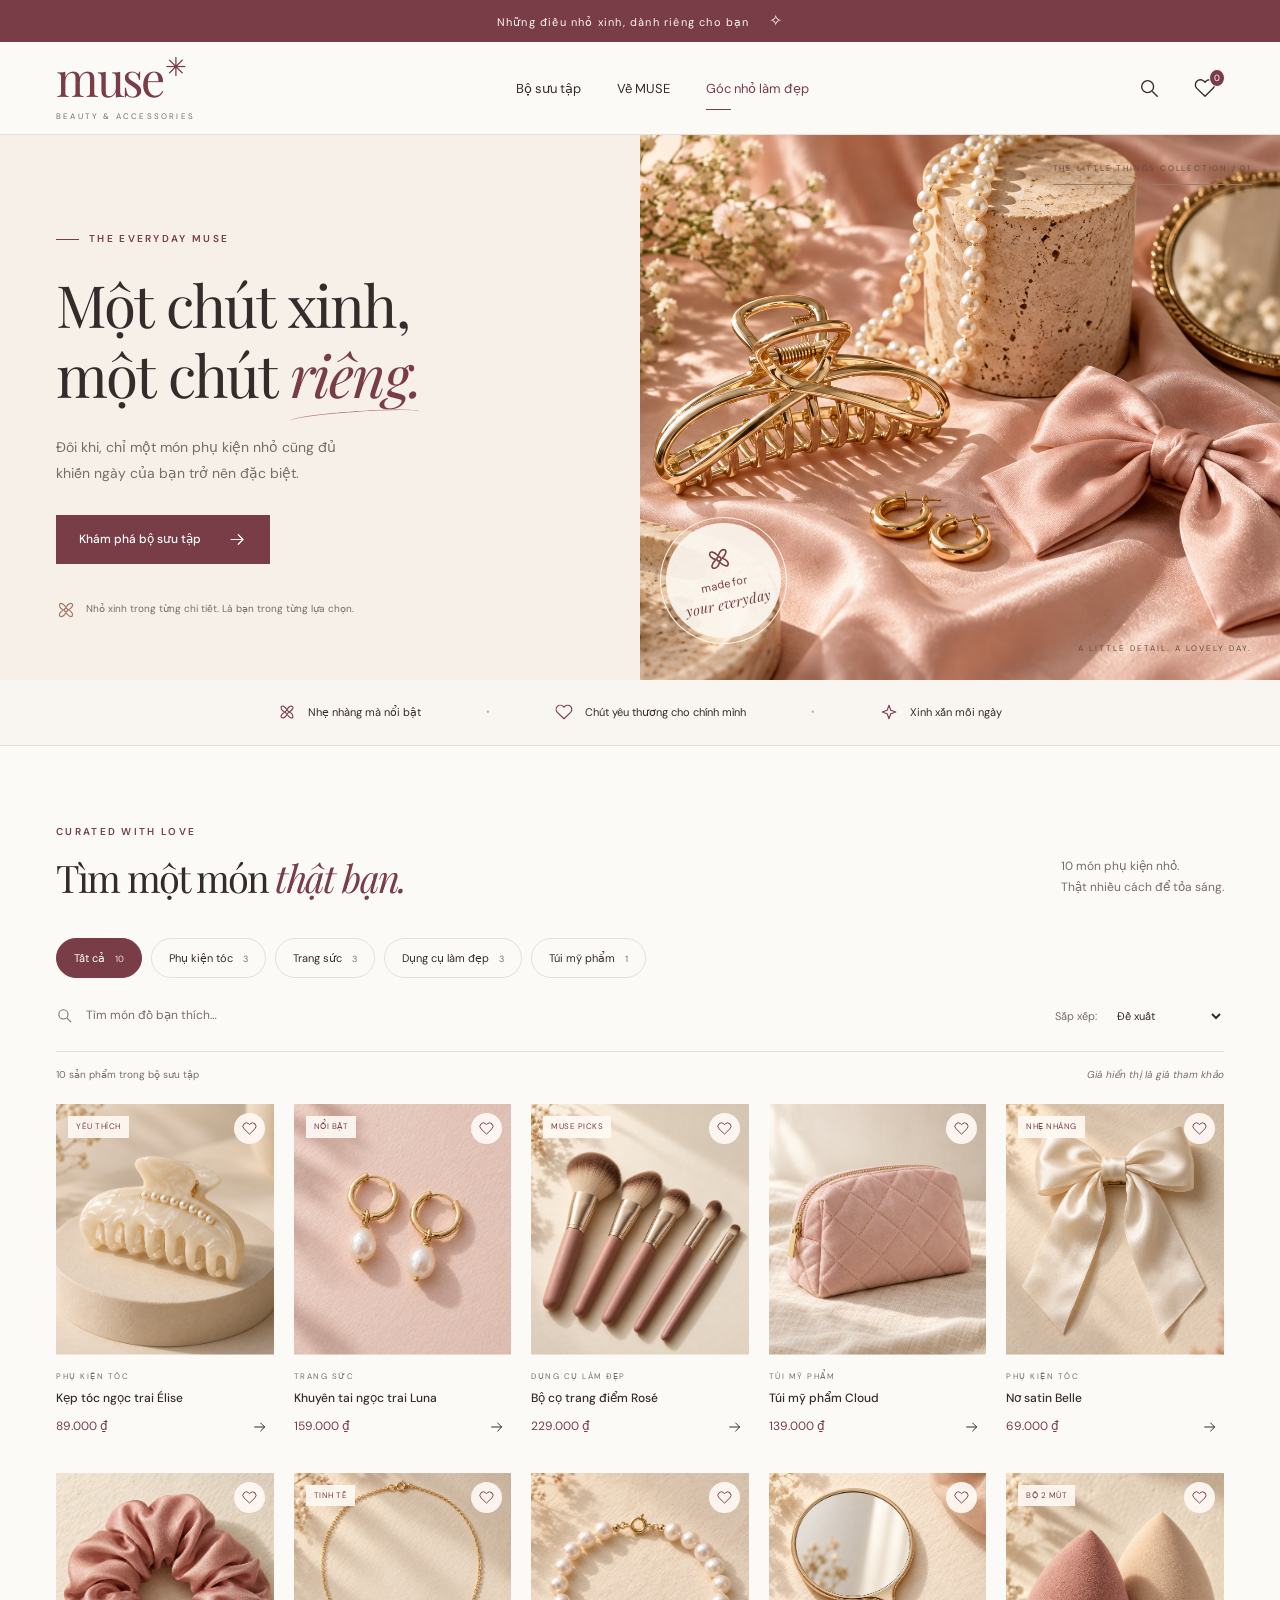
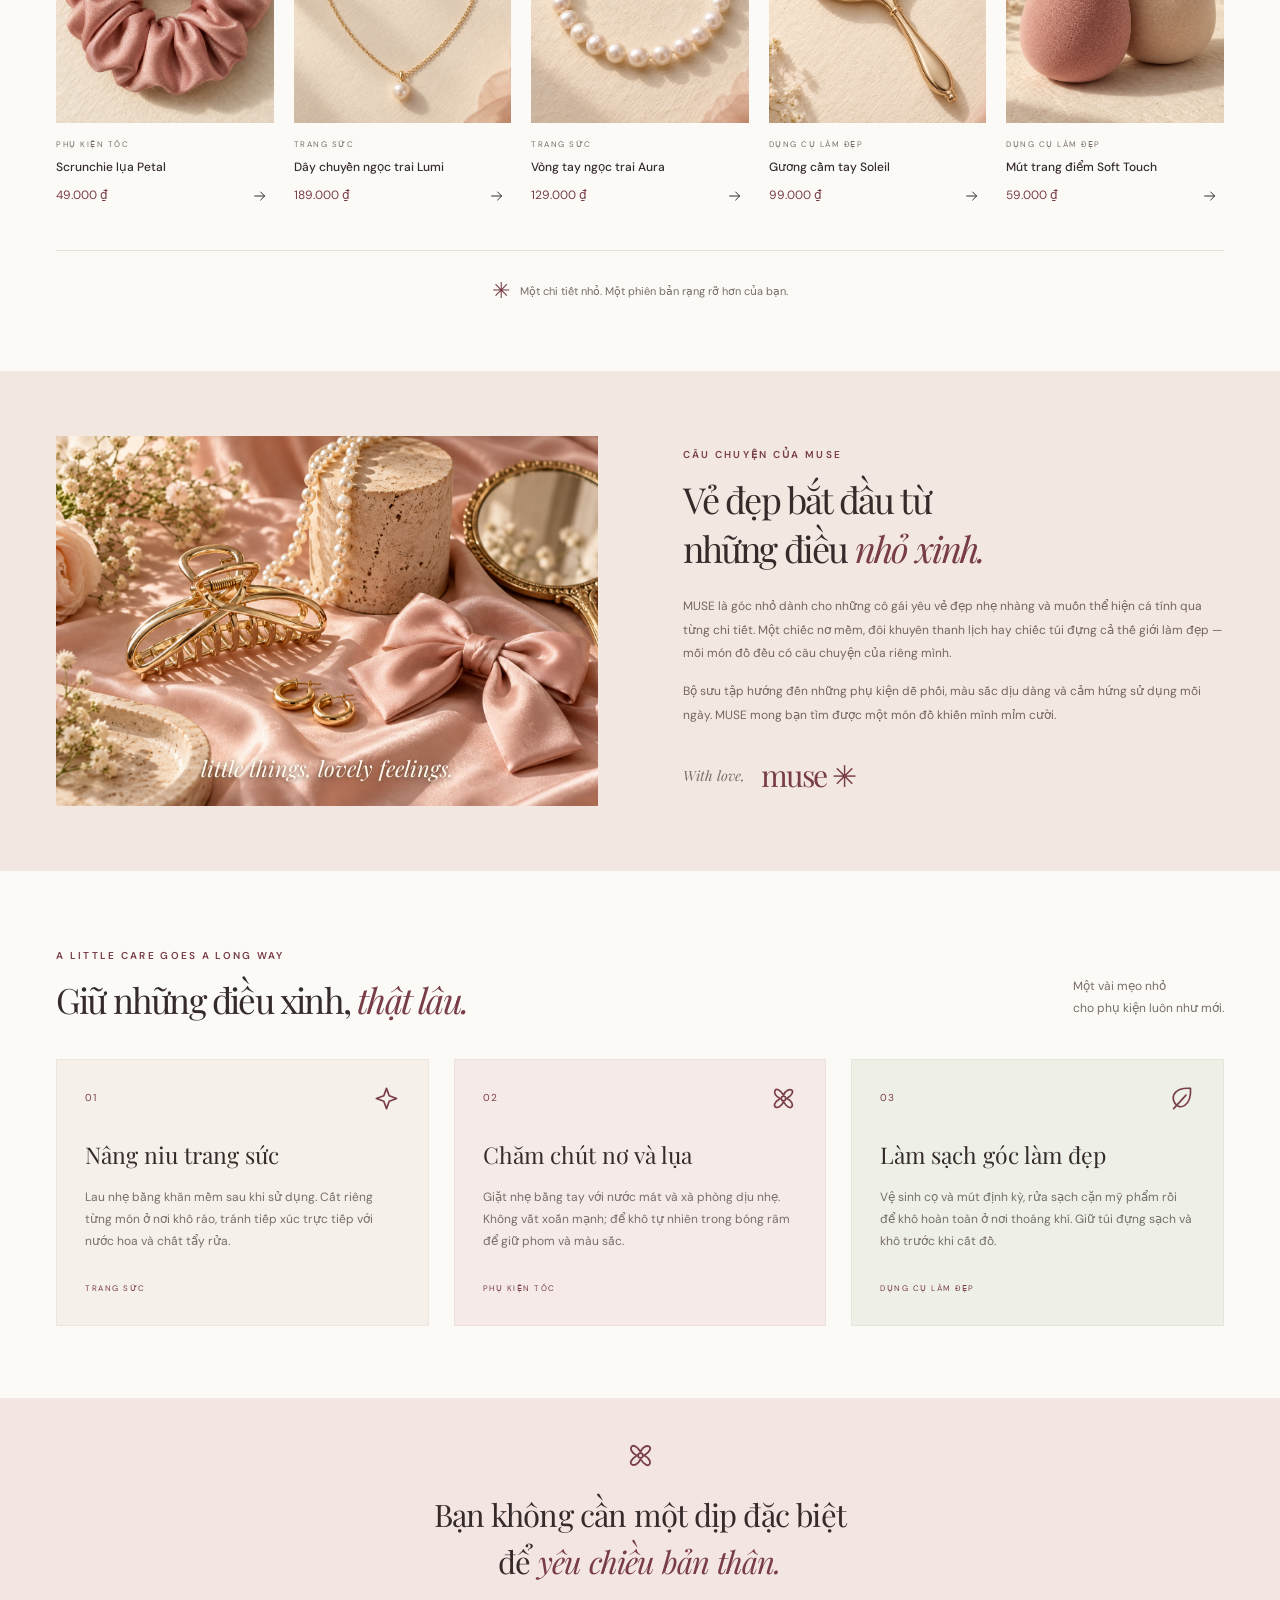
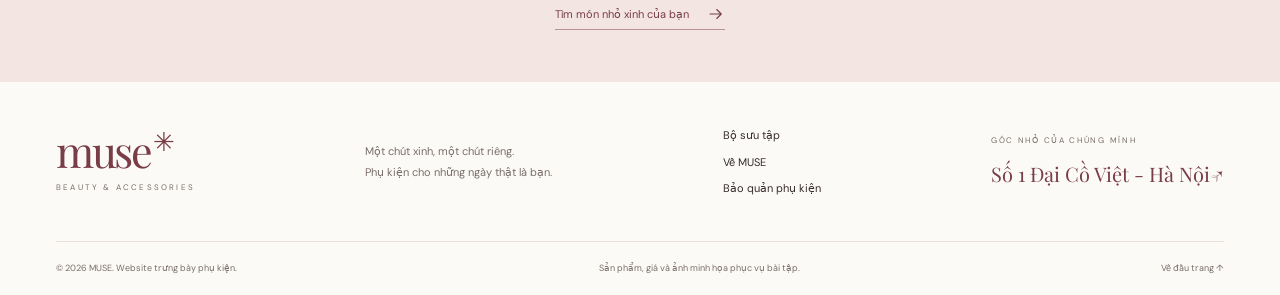
<file: index.html>
<!DOCTYPE html>
<html lang="vi">
<head>
  <meta charset="UTF-8">
  <meta name="viewport" content="width=device-width, initial-scale=1.0">
  <meta name="description" content="Khám phá MUSE — góc nhỏ dành cho phụ kiện tóc, trang sức và những món đồ làm đẹp xinh xắn. Bộ sưu tập 10 phụ kiện cho mỗi ngày thêm rạng rỡ.">
  <meta name="theme-color" content="#783d46">
  <title>MUSE — Một chút xinh, một chút riêng</title>
  <link rel="icon" href="assets/favicon.svg" type="image/svg+xml">
  <link rel="stylesheet" href="assets/styles.css">
  <script src="assets/app.js" defer></script>
</head>
<body>
  <a class="skip-link" href="#main">Đến nội dung chính</a>
  <svg class="icon-library" xmlns="http://www.w3.org/2000/svg" aria-hidden="true">
    <symbol id="i-arrow" viewBox="0 0 24 24"><path d="M4 12h15m-6-6 6 6-6 6"/></symbol>
    <symbol id="i-heart" viewBox="0 0 24 24"><path d="M20.8 4.6a5.5 5.5 0 0 0-7.8 0L12 5.7l-1.1-1.1a5.5 5.5 0 0 0-7.8 7.8L12 21l8.8-8.6a5.5 5.5 0 0 0 0-7.8Z"/></symbol>
    <symbol id="i-search" viewBox="0 0 24 24"><circle cx="10.5" cy="10.5" r="6.5"/><path d="m16 16 5 5"/></symbol>
    <symbol id="i-flower" viewBox="0 0 24 24"><path d="M12 9C5-2 0 8 9 12-2 19 8 24 12 15c7 11 12 1 3-3 11-7 1-12-3-3Z"/><circle cx="12" cy="12" r="2"/></symbol>
    <symbol id="i-spark" viewBox="0 0 24 24"><path d="m12 3 2.4 6.6L21 12l-6.6 2.4L12 21l-2.4-6.6L3 12l6.6-2.4L12 3Z"/></symbol>
    <symbol id="i-close" viewBox="0 0 24 24"><path d="m6 6 12 12M18 6 6 18"/></symbol>
    <symbol id="i-menu" viewBox="0 0 24 24"><path d="M4 7h16M4 12h16M4 17h16"/></symbol>
    <symbol id="i-leaf" viewBox="0 0 24 24"><path d="M20 3C7 2 2 9 6 16s15 3 14-13ZM5 21 16 9"/></symbol>
  </svg>

  <div class="announcement">Những điều nhỏ xinh, dành riêng cho bạn <span>✧</span></div>
  <header class="site-header">
    <div class="container header-inner">
      <a class="brand" href="#" aria-label="MUSE — Trang chủ">muse<span class="brand-star">✳</span><small>BEAUTY & ACCESSORIES</small></a>
      <nav id="navigation" class="navigation" aria-label="Điều hướng chính">
        <a class="active" href="#san-pham">Bộ sưu tập</a>
        <a href="#ve-muse">Về MUSE</a>
        <a href="#goc-nho">Góc nhỏ làm đẹp</a>
      </nav>
      <div class="header-actions">
        <a class="icon-button" href="#tim-kiem" aria-label="Tìm sản phẩm"><svg><use href="#i-search"/></svg></a>
        <button class="icon-button favorites-toggle" id="favorites-toggle" type="button" aria-label="Xem sản phẩm yêu thích" aria-pressed="false"><svg><use href="#i-heart"/></svg><span id="favorite-count" class="favorite-count">0</span></button>
        <button class="icon-button menu-toggle" id="menu-toggle" type="button" aria-label="Mở menu" aria-expanded="false" aria-controls="navigation"><svg><use href="#i-menu"/></svg></button>
      </div>
    </div>
  </header>

  <main id="main">
    <section class="hero" aria-labelledby="hero-title">
      <div class="hero-copy">
        <span class="eyebrow"><span class="tiny-line"></span> THE EVERYDAY MUSE</span>
        <h1 id="hero-title">Một chút xinh,<br>một chút <em>riêng.</em></h1>
        <p>Đôi khi, chỉ một món phụ kiện nhỏ cũng đủ<br class="desktop-break"> khiến ngày của bạn trở nên đặc biệt.</p>
        <a class="button button-primary" href="#san-pham">Khám phá bộ sưu tập <svg><use href="#i-arrow"/></svg></a>
        <div class="hero-caption"><svg><use href="#i-flower"/></svg><span>Nhỏ xinh trong từng chi tiết. Là bạn trong từng lựa chọn.</span></div>
      </div>
      <div class="hero-visual">
        <img src="assets/hero.png" alt="Phụ kiện ngọc trai, kẹp tóc và nơ lụa trên nền satin hồng phấn" width="1536" height="1024" fetchpriority="high">
        <span class="photo-label">THE LITTLE THINGS COLLECTION / 01</span>
        <div class="hero-seal"><svg><use href="#i-flower"/></svg><span>made for<br><em>your everyday</em></span></div>
        <span class="photo-bottom">A LITTLE DETAIL. A LOVELY DAY.</span>
      </div>
    </section>

    <div class="values-strip">
      <div><svg><use href="#i-flower"/></svg><span>Nhẹ nhàng mà nổi bật</span></div>
      <span class="strip-dot">•</span>
      <div><svg><use href="#i-heart"/></svg><span>Chút yêu thương cho chính mình</span></div>
      <span class="strip-dot">•</span>
      <div><svg><use href="#i-spark"/></svg><span>Xinh xắn mỗi ngày</span></div>
    </div>

    <section id="san-pham" class="collection container" aria-labelledby="collection-title">
      <div class="section-heading">
        <div><span class="eyebrow">CURATED WITH LOVE</span><h2 id="collection-title">Tìm một món <em>thật bạn.</em></h2></div>
        <p>10 món phụ kiện nhỏ.<br>Thật nhiều cách để tỏa sáng.</p>
      </div>
      <div class="collection-toolbar">
        <div class="category-filters" role="group" aria-label="Lọc theo danh mục">
          <button class="filter active" data-category="all" aria-pressed="true">Tất cả <span>10</span></button>
          <button class="filter" data-category="hair" aria-pressed="false">Phụ kiện tóc <span>3</span></button>
          <button class="filter" data-category="jewelry" aria-pressed="false">Trang sức <span>3</span></button>
          <button class="filter" data-category="beauty" aria-pressed="false">Dụng cụ làm đẹp <span>3</span></button>
          <button class="filter" data-category="bags" aria-pressed="false">Túi mỹ phẩm <span>1</span></button>
        </div>
        <div class="search-sort">
          <div class="search-field"><svg><use href="#i-search"/></svg><input id="tim-kiem" type="search" placeholder="Tìm món đồ bạn thích…" aria-label="Tìm tên sản phẩm"></div>
          <label class="sort-field"><span>Sắp xếp:</span><select id="sort"><option value="default">Đề xuất</option><option value="price-asc">Giá tăng dần</option><option value="price-desc">Giá giảm dần</option><option value="name">Tên A → Z</option></select></label>
        </div>
      </div>
      <div class="results-line"><span id="result-count" aria-live="polite">10 sản phẩm trong bộ sưu tập</span><button id="reset-filters" class="text-button" hidden>Xóa bộ lọc <span aria-hidden="true">×</span></button><span class="price-note">Giá hiển thị là giá tham khảo</span></div>
      <div id="product-grid" class="product-grid"></div>
      <div id="empty-state" class="empty-state" hidden><svg><use href="#i-flower"/></svg><h3>Chưa tìm thấy món đồ phù hợp</h3><p>Thử một từ khóa khác hoặc khám phá lại toàn bộ bộ sưu tập nhé.</p><button id="show-all" class="button button-primary">Xem tất cả sản phẩm <svg><use href="#i-arrow"/></svg></button></div>
      <noscript><p>Vui lòng bật JavaScript để xem 10 sản phẩm, giá và thông tin chi tiết. Website không yêu cầu tài khoản.</p></noscript>
      <div class="collection-footnote"><span class="small-star">✳</span> Một chi tiết nhỏ. Một phiên bản rạng rỡ hơn của bạn.</div>
    </section>

    <section id="ve-muse" class="about-section" aria-labelledby="about-title">
      <div class="container about-layout">
        <div class="about-photo"><img src="assets/hero.png" alt="Góc phụ kiện MUSE với sắc kem, hồng phấn và ánh vàng" width="1536" height="1024" loading="lazy"><span class="photo-note">little things, lovely feelings.</span></div>
        <div class="about-copy"><span class="eyebrow">CÂU CHUYỆN CỦA MUSE</span><h2 id="about-title">Vẻ đẹp bắt đầu từ<br>những điều <em>nhỏ xinh.</em></h2><p>MUSE là góc nhỏ dành cho những cô gái yêu vẻ đẹp nhẹ nhàng và muốn thể hiện cá tính qua từng chi tiết. Một chiếc nơ mềm, đôi khuyên thanh lịch hay chiếc túi đựng cả thế giới làm đẹp — mỗi món đồ đều có câu chuyện của riêng mình.</p><p>Bộ sưu tập hướng đến những phụ kiện dễ phối, màu sắc dịu dàng và cảm hứng sử dụng mỗi ngày. MUSE mong bạn tìm được một món đồ khiến mình mỉm cười.</p><div class="about-signature">With love, <span>muse ✳</span></div></div>
      </div>
    </section>

    <section id="goc-nho" class="care-section container" aria-labelledby="care-title">
      <div class="section-heading"><div><span class="eyebrow">A LITTLE CARE GOES A LONG WAY</span><h2 id="care-title">Giữ những điều xinh, <em>thật lâu.</em></h2></div><p>Một vài mẹo nhỏ<br>cho phụ kiện luôn như mới.</p></div>
      <div class="care-grid">
        <article class="care-card"><div class="care-top"><span>01</span><svg><use href="#i-spark"/></svg></div><h3>Nâng niu trang sức</h3><p>Lau nhẹ bằng khăn mềm sau khi sử dụng. Cất riêng từng món ở nơi khô ráo, tránh tiếp xúc trực tiếp với nước hoa và chất tẩy rửa.</p><span class="care-tag">TRANG SỨC</span></article>
        <article class="care-card"><div class="care-top"><span>02</span><svg><use href="#i-flower"/></svg></div><h3>Chăm chút nơ và lụa</h3><p>Giặt nhẹ bằng tay với nước mát và xà phòng dịu nhẹ. Không vắt xoắn mạnh; để khô tự nhiên trong bóng râm để giữ phom và màu sắc.</p><span class="care-tag">PHỤ KIỆN TÓC</span></article>
        <article class="care-card"><div class="care-top"><span>03</span><svg><use href="#i-leaf"/></svg></div><h3>Làm sạch góc làm đẹp</h3><p>Vệ sinh cọ và mút định kỳ, rửa sạch cặn mỹ phẩm rồi để khô hoàn toàn ở nơi thoáng khí. Giữ túi đựng sạch và khô trước khi cất đồ.</p><span class="care-tag">DỤNG CỤ LÀM ĐẸP</span></article>
      </div>
    </section>

    <section class="closing-note"><svg><use href="#i-flower"/></svg><p>Bạn không cần một dịp đặc biệt<br>để <em>yêu chiều bản thân.</em></p><a href="#san-pham" class="text-link">Tìm món nhỏ xinh của bạn <svg><use href="#i-arrow"/></svg></a></section>
  </main>

  <footer class="site-footer"><div class="container footer-main"><a class="brand footer-brand" href="#">muse<span class="brand-star">✳</span><small>BEAUTY & ACCESSORIES</small></a><p>Một chút xinh, một chút riêng.<br>Phụ kiện cho những ngày thật là bạn.</p><div class="footer-links"><a href="#san-pham">Bộ sưu tập</a><a href="#ve-muse">Về MUSE</a><a href="#goc-nho">Bảo quản phụ kiện</a></div><div class="footer-domain"><span>GÓC NHỎ CỦA CHÚNG MÌNH</span><span>Số 1 Đại Cồ Việt - Hà Nội<span aria-hidden="true">↗</span></span></div></div><div class="container footer-bottom"><span>© 2026 MUSE. Website trưng bày phụ kiện.</span><span>Sản phẩm, giá và ảnh minh họa phục vụ bài tập.</span><a href="#">Về đầu trang ↑</a></div></footer>

  <dialog id="product-dialog" aria-labelledby="detail-name"><button class="icon-button dialog-close" id="close-dialog" aria-label="Đóng chi tiết sản phẩm"><svg><use href="#i-close"/></svg></button><div class="detail-layout"><div class="detail-image"><img id="detail-image" src="assets/hair.png" alt="" width="1024" height="1024"></div><div class="detail-copy"><span id="detail-category" class="eyebrow"></span><h2 id="detail-name"></h2><p id="detail-price" class="detail-price"></p><p id="detail-description"></p><dl class="detail-specs"><div><dt>Chất liệu</dt><dd id="detail-material"></dd></div><div><dt>Màu sắc</dt><dd id="detail-color"></dd></div><div><dt>Mã sản phẩm</dt><dd id="detail-code"></dd></div></dl><div class="detail-care"><strong>Một chút nâng niu</strong><p id="detail-care"></p></div><button id="detail-favorite" class="button button-primary"><svg><use href="#i-heart"/></svg><span>Lưu vào yêu thích</span></button><small class="detail-note">Đây là bộ sưu tập trưng bày. Giá tham khảo; chưa hỗ trợ đặt hàng và thanh toán.</small></div></div></dialog>
  <div id="toast" class="toast" role="status" aria-live="polite"></div>
</body>
</html>
</file>
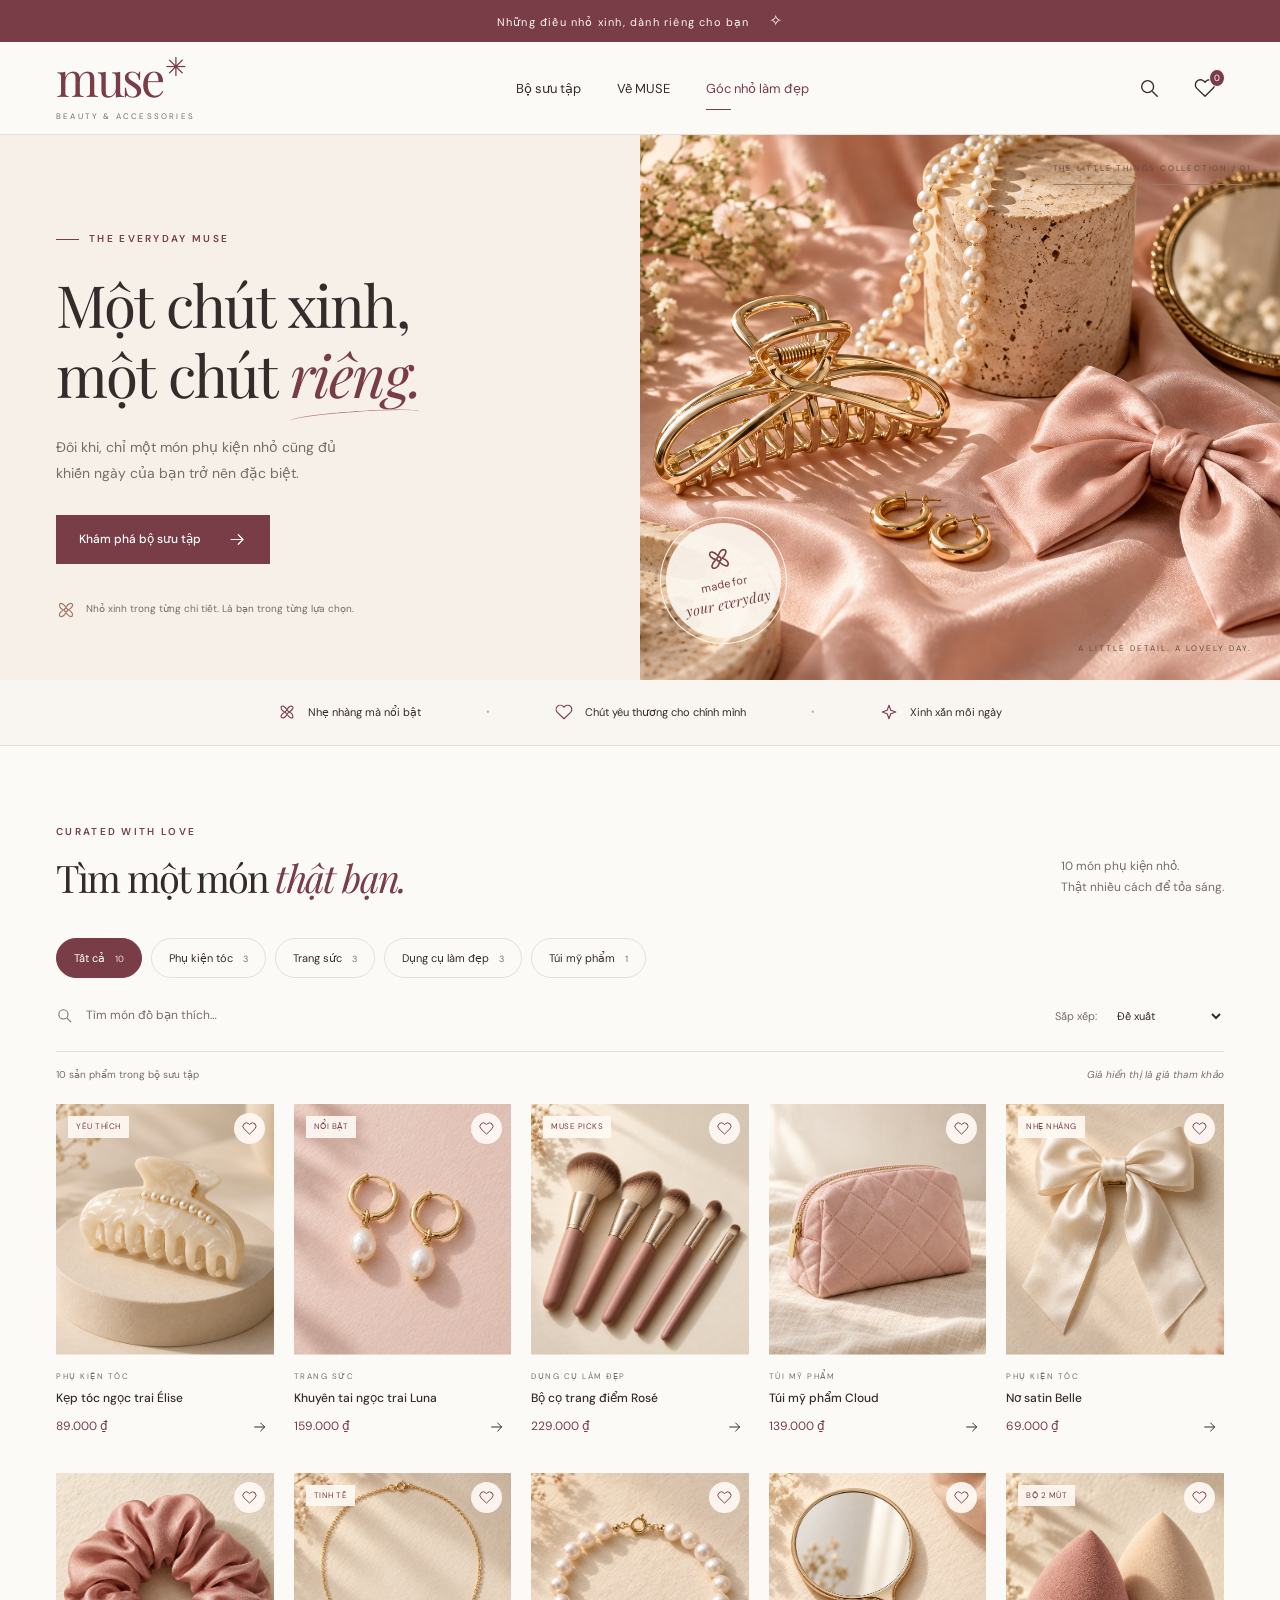
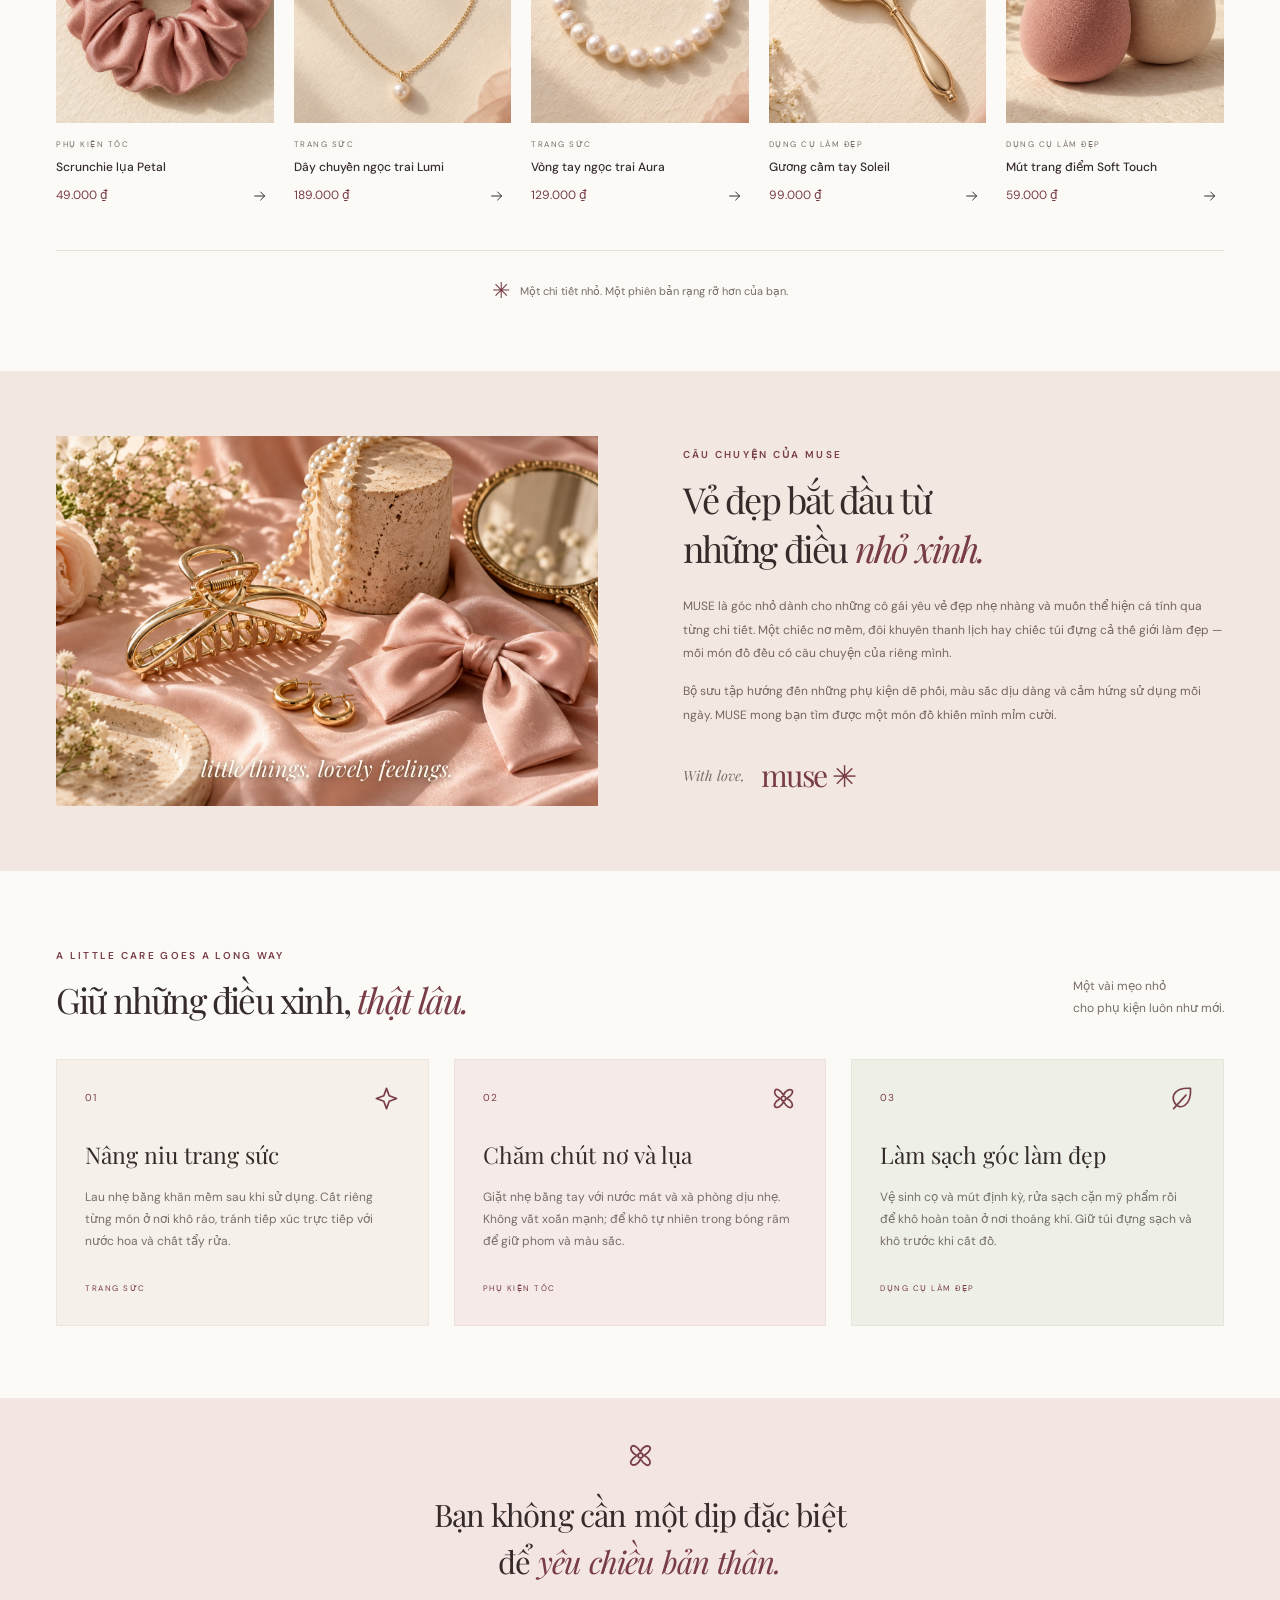
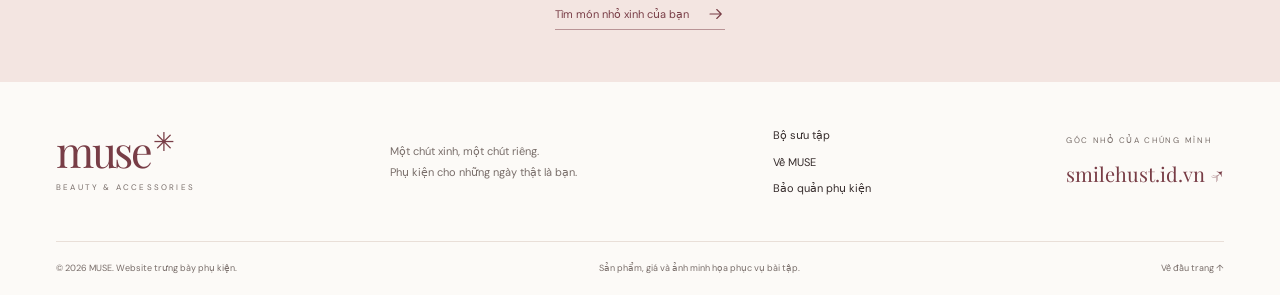
<file: web_domain.html>
<!DOCTYPE html>
<html lang="vi">
<head>
  <meta charset="UTF-8">
  <meta name="viewport" content="width=device-width, initial-scale=1.0">
  <meta name="description" content="Khám phá MUSE — góc nhỏ dành cho phụ kiện tóc, trang sức và những món đồ làm đẹp xinh xắn. Bộ sưu tập 10 phụ kiện cho mỗi ngày thêm rạng rỡ.">
  <meta name="theme-color" content="#783d46">
  <title>MUSE — Một chút xinh, một chút riêng</title>
  <link rel="icon" href="assets/favicon.svg" type="image/svg+xml">
  <link rel="stylesheet" href="assets/styles.css">
  <script src="assets/app.js" defer></script>
</head>
<body>
  <a class="skip-link" href="#main">Đến nội dung chính</a>
  <svg class="icon-library" xmlns="http://www.w3.org/2000/svg" aria-hidden="true">
    <symbol id="i-arrow" viewBox="0 0 24 24"><path d="M4 12h15m-6-6 6 6-6 6"/></symbol>
    <symbol id="i-heart" viewBox="0 0 24 24"><path d="M20.8 4.6a5.5 5.5 0 0 0-7.8 0L12 5.7l-1.1-1.1a5.5 5.5 0 0 0-7.8 7.8L12 21l8.8-8.6a5.5 5.5 0 0 0 0-7.8Z"/></symbol>
    <symbol id="i-search" viewBox="0 0 24 24"><circle cx="10.5" cy="10.5" r="6.5"/><path d="m16 16 5 5"/></symbol>
    <symbol id="i-flower" viewBox="0 0 24 24"><path d="M12 9C5-2 0 8 9 12-2 19 8 24 12 15c7 11 12 1 3-3 11-7 1-12-3-3Z"/><circle cx="12" cy="12" r="2"/></symbol>
    <symbol id="i-spark" viewBox="0 0 24 24"><path d="m12 3 2.4 6.6L21 12l-6.6 2.4L12 21l-2.4-6.6L3 12l6.6-2.4L12 3Z"/></symbol>
    <symbol id="i-close" viewBox="0 0 24 24"><path d="m6 6 12 12M18 6 6 18"/></symbol>
    <symbol id="i-menu" viewBox="0 0 24 24"><path d="M4 7h16M4 12h16M4 17h16"/></symbol>
    <symbol id="i-leaf" viewBox="0 0 24 24"><path d="M20 3C7 2 2 9 6 16s15 3 14-13ZM5 21 16 9"/></symbol>
  </svg>

  <div class="announcement">Những điều nhỏ xinh, dành riêng cho bạn <span>✧</span></div>
  <header class="site-header">
    <div class="container header-inner">
      <a class="brand" href="#" aria-label="MUSE — Trang chủ">muse<span class="brand-star">✳</span><small>BEAUTY & ACCESSORIES</small></a>
      <nav id="navigation" class="navigation" aria-label="Điều hướng chính">
        <a class="active" href="#san-pham">Bộ sưu tập</a>
        <a href="#ve-muse">Về MUSE</a>
        <a href="#goc-nho">Góc nhỏ làm đẹp</a>
      </nav>
      <div class="header-actions">
        <a class="icon-button" href="#tim-kiem" aria-label="Tìm sản phẩm"><svg><use href="#i-search"/></svg></a>
        <button class="icon-button favorites-toggle" id="favorites-toggle" type="button" aria-label="Xem sản phẩm yêu thích" aria-pressed="false"><svg><use href="#i-heart"/></svg><span id="favorite-count" class="favorite-count">0</span></button>
        <button class="icon-button menu-toggle" id="menu-toggle" type="button" aria-label="Mở menu" aria-expanded="false" aria-controls="navigation"><svg><use href="#i-menu"/></svg></button>
      </div>
    </div>
  </header>

  <main id="main">
    <section class="hero" aria-labelledby="hero-title">
      <div class="hero-copy">
        <span class="eyebrow"><span class="tiny-line"></span> THE EVERYDAY MUSE</span>
        <h1 id="hero-title">Một chút xinh,<br>một chút <em>riêng.</em></h1>
        <p>Đôi khi, chỉ một món phụ kiện nhỏ cũng đủ<br class="desktop-break"> khiến ngày của bạn trở nên đặc biệt.</p>
        <a class="button button-primary" href="#san-pham">Khám phá bộ sưu tập <svg><use href="#i-arrow"/></svg></a>
        <div class="hero-caption"><svg><use href="#i-flower"/></svg><span>Nhỏ xinh trong từng chi tiết. Là bạn trong từng lựa chọn.</span></div>
      </div>
      <div class="hero-visual">
        <img src="assets/hero.png" alt="Phụ kiện ngọc trai, kẹp tóc và nơ lụa trên nền satin hồng phấn" width="1536" height="1024" fetchpriority="high">
        <span class="photo-label">THE LITTLE THINGS COLLECTION / 01</span>
        <div class="hero-seal"><svg><use href="#i-flower"/></svg><span>made for<br><em>your everyday</em></span></div>
        <span class="photo-bottom">A LITTLE DETAIL. A LOVELY DAY.</span>
      </div>
    </section>

    <div class="values-strip">
      <div><svg><use href="#i-flower"/></svg><span>Nhẹ nhàng mà nổi bật</span></div>
      <span class="strip-dot">•</span>
      <div><svg><use href="#i-heart"/></svg><span>Chút yêu thương cho chính mình</span></div>
      <span class="strip-dot">•</span>
      <div><svg><use href="#i-spark"/></svg><span>Xinh xắn mỗi ngày</span></div>
    </div>

    <section id="san-pham" class="collection container" aria-labelledby="collection-title">
      <div class="section-heading">
        <div><span class="eyebrow">CURATED WITH LOVE</span><h2 id="collection-title">Tìm một món <em>thật bạn.</em></h2></div>
        <p>10 món phụ kiện nhỏ.<br>Thật nhiều cách để tỏa sáng.</p>
      </div>
      <div class="collection-toolbar">
        <div class="category-filters" role="group" aria-label="Lọc theo danh mục">
          <button class="filter active" data-category="all" aria-pressed="true">Tất cả <span>10</span></button>
          <button class="filter" data-category="hair" aria-pressed="false">Phụ kiện tóc <span>3</span></button>
          <button class="filter" data-category="jewelry" aria-pressed="false">Trang sức <span>3</span></button>
          <button class="filter" data-category="beauty" aria-pressed="false">Dụng cụ làm đẹp <span>3</span></button>
          <button class="filter" data-category="bags" aria-pressed="false">Túi mỹ phẩm <span>1</span></button>
        </div>
        <div class="search-sort">
          <div class="search-field"><svg><use href="#i-search"/></svg><input id="tim-kiem" type="search" placeholder="Tìm món đồ bạn thích…" aria-label="Tìm tên sản phẩm"></div>
          <label class="sort-field"><span>Sắp xếp:</span><select id="sort"><option value="default">Đề xuất</option><option value="price-asc">Giá tăng dần</option><option value="price-desc">Giá giảm dần</option><option value="name">Tên A → Z</option></select></label>
        </div>
      </div>
      <div class="results-line"><span id="result-count" aria-live="polite">10 sản phẩm trong bộ sưu tập</span><button id="reset-filters" class="text-button" hidden>Xóa bộ lọc <span aria-hidden="true">×</span></button><span class="price-note">Giá hiển thị là giá tham khảo</span></div>
      <div id="product-grid" class="product-grid"></div>
      <div id="empty-state" class="empty-state" hidden><svg><use href="#i-flower"/></svg><h3>Chưa tìm thấy món đồ phù hợp</h3><p>Thử một từ khóa khác hoặc khám phá lại toàn bộ bộ sưu tập nhé.</p><button id="show-all" class="button button-primary">Xem tất cả sản phẩm <svg><use href="#i-arrow"/></svg></button></div>
      <noscript><p>Vui lòng bật JavaScript để xem 10 sản phẩm, giá và thông tin chi tiết. Website không yêu cầu tài khoản.</p></noscript>
      <div class="collection-footnote"><span class="small-star">✳</span> Một chi tiết nhỏ. Một phiên bản rạng rỡ hơn của bạn.</div>
    </section>

    <section id="ve-muse" class="about-section" aria-labelledby="about-title">
      <div class="container about-layout">
        <div class="about-photo"><img src="assets/hero.png" alt="Góc phụ kiện MUSE với sắc kem, hồng phấn và ánh vàng" width="1536" height="1024" loading="lazy"><span class="photo-note">little things, lovely feelings.</span></div>
        <div class="about-copy"><span class="eyebrow">CÂU CHUYỆN CỦA MUSE</span><h2 id="about-title">Vẻ đẹp bắt đầu từ<br>những điều <em>nhỏ xinh.</em></h2><p>MUSE là góc nhỏ dành cho những cô gái yêu vẻ đẹp nhẹ nhàng và muốn thể hiện cá tính qua từng chi tiết. Một chiếc nơ mềm, đôi khuyên thanh lịch hay chiếc túi đựng cả thế giới làm đẹp — mỗi món đồ đều có câu chuyện của riêng mình.</p><p>Bộ sưu tập hướng đến những phụ kiện dễ phối, màu sắc dịu dàng và cảm hứng sử dụng mỗi ngày. MUSE mong bạn tìm được một món đồ khiến mình mỉm cười.</p><div class="about-signature">With love, <span>muse ✳</span></div></div>
      </div>
    </section>

    <section id="goc-nho" class="care-section container" aria-labelledby="care-title">
      <div class="section-heading"><div><span class="eyebrow">A LITTLE CARE GOES A LONG WAY</span><h2 id="care-title">Giữ những điều xinh, <em>thật lâu.</em></h2></div><p>Một vài mẹo nhỏ<br>cho phụ kiện luôn như mới.</p></div>
      <div class="care-grid">
        <article class="care-card"><div class="care-top"><span>01</span><svg><use href="#i-spark"/></svg></div><h3>Nâng niu trang sức</h3><p>Lau nhẹ bằng khăn mềm sau khi sử dụng. Cất riêng từng món ở nơi khô ráo, tránh tiếp xúc trực tiếp với nước hoa và chất tẩy rửa.</p><span class="care-tag">TRANG SỨC</span></article>
        <article class="care-card"><div class="care-top"><span>02</span><svg><use href="#i-flower"/></svg></div><h3>Chăm chút nơ và lụa</h3><p>Giặt nhẹ bằng tay với nước mát và xà phòng dịu nhẹ. Không vắt xoắn mạnh; để khô tự nhiên trong bóng râm để giữ phom và màu sắc.</p><span class="care-tag">PHỤ KIỆN TÓC</span></article>
        <article class="care-card"><div class="care-top"><span>03</span><svg><use href="#i-leaf"/></svg></div><h3>Làm sạch góc làm đẹp</h3><p>Vệ sinh cọ và mút định kỳ, rửa sạch cặn mỹ phẩm rồi để khô hoàn toàn ở nơi thoáng khí. Giữ túi đựng sạch và khô trước khi cất đồ.</p><span class="care-tag">DỤNG CỤ LÀM ĐẸP</span></article>
      </div>
    </section>

    <section class="closing-note"><svg><use href="#i-flower"/></svg><p>Bạn không cần một dịp đặc biệt<br>để <em>yêu chiều bản thân.</em></p><a href="#san-pham" class="text-link">Tìm món nhỏ xinh của bạn <svg><use href="#i-arrow"/></svg></a></section>
  </main>

  <footer class="site-footer"><div class="container footer-main"><a class="brand footer-brand" href="#">muse<span class="brand-star">✳</span><small>BEAUTY & ACCESSORIES</small></a><p>Một chút xinh, một chút riêng.<br>Phụ kiện cho những ngày thật là bạn.</p><div class="footer-links"><a href="#san-pham">Bộ sưu tập</a><a href="#ve-muse">Về MUSE</a><a href="#goc-nho">Bảo quản phụ kiện</a></div><div class="footer-domain"><span>GÓC NHỎ CỦA CHÚNG MÌNH</span><span>smilehust.id.vn <span aria-hidden="true">↗</span></span></div></div><div class="container footer-bottom"><span>© 2026 MUSE. Website trưng bày phụ kiện.</span><span>Sản phẩm, giá và ảnh minh họa phục vụ bài tập.</span><a href="#">Về đầu trang ↑</a></div></footer>

  <dialog id="product-dialog" aria-labelledby="detail-name"><button class="icon-button dialog-close" id="close-dialog" aria-label="Đóng chi tiết sản phẩm"><svg><use href="#i-close"/></svg></button><div class="detail-layout"><div class="detail-image"><img id="detail-image" src="assets/hair.png" alt="" width="1024" height="1024"></div><div class="detail-copy"><span id="detail-category" class="eyebrow"></span><h2 id="detail-name"></h2><p id="detail-price" class="detail-price"></p><p id="detail-description"></p><dl class="detail-specs"><div><dt>Chất liệu</dt><dd id="detail-material"></dd></div><div><dt>Màu sắc</dt><dd id="detail-color"></dd></div><div><dt>Mã sản phẩm</dt><dd id="detail-code"></dd></div></dl><div class="detail-care"><strong>Một chút nâng niu</strong><p id="detail-care"></p></div><button id="detail-favorite" class="button button-primary"><svg><use href="#i-heart"/></svg><span>Lưu vào yêu thích</span></button><small class="detail-note">Đây là bộ sưu tập trưng bày. Giá tham khảo; chưa hỗ trợ đặt hàng và thanh toán.</small></div></div></dialog>
  <div id="toast" class="toast" role="status" aria-live="polite"></div>
</body>
</html>
</file>
<file: assets/styles.css>
@import url('https://fonts.googleapis.com/css2?family=DM+Sans:wght@400;450;500;550;600;650;700&family=Playfair+Display:ital,wght@0,400;0,500;0,600;1,400;1,500&display=swap');

:root{--ink:#352b2b;--muted:#786d69;--wine:#783d46;--wine-dark:#602c35;--cream:#fcfaf7;--pink:#f3e5e1;--line:#e9dfd8;--serif:'Playfair Display',Georgia,serif;--sans:'DM Sans',Arial,sans-serif}
*{box-sizing:border-box}html{scroll-behavior:smooth;scroll-padding-top:105px}body{margin:0;background:var(--cream);color:var(--ink);font-family:var(--sans);font-size:14px;line-height:1.65}body.modal-open{overflow:hidden}a{color:inherit;text-decoration:none}button,input,select{font:inherit}button,a,input,select{-webkit-tap-highlight-color:transparent}button{cursor:pointer}button{color:inherit}button:disabled{cursor:default}img{display:block;max-width:100%;object-fit:cover}svg{width:22px;height:22px;fill:none;stroke:currentColor;stroke-width:1.5;stroke-linecap:round;stroke-linejoin:round;flex-shrink:0}button{border:0}button:focus-visible,a:focus-visible,input:focus-visible,select:focus-visible,summary:focus-visible{outline:3px solid #ae6e7a;outline-offset:5px}[hidden]{display:none!important}.icon-library{position:absolute;width:0;height:0;overflow:hidden}.container{width:min(1320px,calc(100% - 112px));margin-inline:auto}.announcement{background:var(--wine);color:#fff6ef;text-align:center;font-size:11px;padding:8px 16px;letter-spacing:1.2px}.announcement span{margin-left:15px;font-size:16px}.site-header{position:sticky;top:0;z-index:20;background:rgba(252,250,247,.97);border-bottom:1px solid var(--line)}.header-inner{height:92px;display:flex;align-items:center;justify-content:space-between;gap:35px}.brand{font-family:var(--serif);font-size:48px;line-height:.9;letter-spacing:-2.5px;position:relative;display:inline-block;color:var(--wine);flex-shrink:0}.brand-star{font-family:Georgia,serif;font-size:26px;vertical-align:top;margin-left:3px;letter-spacing:0}.brand small{display:block;font:8px var(--sans);letter-spacing:2.2px;margin-top:12px;color:var(--muted)}.navigation{display:flex;align-items:center;gap:36px;height:100%;font-size:13px}.navigation a{height:100%;display:flex;align-items:center;position:relative}.navigation a:hover,.navigation a.active{color:var(--wine)}.navigation .active:after{content:'';position:absolute;bottom:24px;left:0;width:25px;height:1px;background:var(--wine)}.header-actions{display:flex;align-items:center;gap:18px}.icon-button{width:38px;height:38px;display:inline-flex;align-items:center;justify-content:center;background:transparent;border-radius:50%;position:relative}.icon-button:hover{background:var(--pink)}.favorite-count{font-size:9px;position:absolute;top:0;right:-1px;min-width:16px;line-height:16px;background:var(--wine);color:white;border-radius:50%;border:1px solid var(--cream)}.favorites-toggle[aria-pressed=true] svg{fill:var(--wine);stroke:var(--wine)}.menu-toggle{display:none}.skip-link{position:fixed;left:12px;top:-100px;padding:12px;background:white;z-index:100}.skip-link:focus{top:10px}
.hero{display:grid;grid-template-columns:1fr 1fr;min-height:545px;max-width:1600px;margin:auto;background:#f6f0e9}.hero-copy{padding:68px 35px 40px max(56px,calc((100vw - 1320px)/2));align-self:center}.eyebrow{font-size:10px;letter-spacing:2.3px;font-weight:600;color:var(--wine);display:inline-flex;align-items:center;gap:10px}.tiny-line{width:23px;height:1px;background:var(--wine)}h1,h2,h3,p{margin-top:0}h1,h2{font-family:var(--serif);font-weight:400;letter-spacing:-1.8px}h1{font-size:clamp(44px,4.55vw,70px);line-height:1.2;margin:22px 0}h1 em,h2 em{color:var(--wine);font-weight:400}h1 em{position:relative}h1 em:after{content:'';position:absolute;height:10px;border-top:1px solid #b9807e;border-radius:50%;bottom:-9px;left:0;width:100%;transform:rotate(-4deg)}.hero-copy>p{color:var(--muted);font-size:14px;line-height:1.9;margin:24px 0 28px}.button{display:inline-flex;align-items:center;justify-content:center;gap:27px;padding:15px 23px;font-size:12px;font-weight:500;line-height:1.5;min-height:48px;transition:background .2s,transform .2s}.button svg{width:19px;height:19px}.button-primary{background:var(--wine);color:#fff}.button-primary:hover{background:var(--wine-dark);transform:translateY(-2px)}.hero-caption{display:flex;gap:10px;align-items:center;margin-top:36px;font-size:10px;color:var(--muted)}.hero-caption svg{color:#a47c68;width:20px;height:20px}.hero-visual{position:relative;min-width:0;min-height:545px;overflow:hidden}.hero-visual>img{width:100%;height:100%;position:absolute;object-position:55% center}.photo-label{position:absolute;top:27px;right:28px;font-size:8px;letter-spacing:1.8px;color:#684f42;border-bottom:1px solid #987968;padding-bottom:8px}.hero-seal{position:absolute;left:26px;bottom:42px;width:115px;height:115px;background:#fcf8f0e8;color:var(--wine);border-radius:50%;display:flex;align-items:center;justify-content:center;flex-direction:column;text-align:center;outline:1px solid #fcf8f0;outline-offset:5px;transform:rotate(-12deg)}.hero-seal svg{width:25px;height:25px;margin-bottom:5px}.hero-seal span{font-size:11px;line-height:1.6}.hero-seal em{font-family:var(--serif);font-size:14px}.photo-bottom{position:absolute;bottom:25px;right:28px;font-size:8px;letter-spacing:2px;color:#684f42}.values-strip{display:flex;justify-content:center;align-items:center;gap:65px;border-bottom:1px solid var(--line);padding:23px 30px;background:#f9f5f0}.values-strip>div{display:flex;align-items:center;gap:12px;font-size:11px}.values-strip svg{width:18px;height:18px;color:var(--wine)}.strip-dot{color:#c3aca1;font-size:10px}
.collection{padding-top:73px;padding-bottom:40px}.section-heading{display:flex;justify-content:space-between;align-items:end;gap:20px;margin-bottom:35px}h2{font-size:38px;line-height:1.35;margin:10px 0 0}.section-heading>p{font-size:12px;color:var(--muted);margin:0 0 4px;line-height:1.8}.collection-toolbar{display:flex;flex-direction:column;gap:20px}.category-filters{display:flex;gap:9px;flex-wrap:wrap}.filter{background:transparent;border:1px solid var(--line);border-radius:30px;font-size:11px;padding:10px 17px;transition:background .2s}.filter span{font-size:9px;margin-left:7px;color:var(--muted)}.filter.active,.filter:hover{background:var(--wine);border-color:var(--wine);color:white}.filter.active span,.filter:hover span{color:#eedadd}.search-sort{display:flex;justify-content:space-between;align-items:center;border-bottom:1px solid var(--line);padding-bottom:17px;gap:16px}.search-field{display:flex;align-items:center;gap:10px;flex:0 1 340px}.search-field svg{width:17px;height:17px;color:var(--muted)}.search-field input{width:100%;min-width:0;border:0;background:transparent;padding:8px 3px;font-size:12px;color:var(--ink);border-radius:0}.search-field input::placeholder{color:var(--muted)}.sort-field{display:flex;align-items:center;gap:12px;font-size:11px;color:var(--muted)}.sort-field select{border:0;background:transparent;color:var(--ink);padding:8px 23px 8px 4px;max-width:160px;cursor:pointer}.results-line{display:flex;align-items:center;gap:14px;padding:15px 0 21px;font-size:10px;color:var(--muted)}.price-note{margin-left:auto;font-style:italic}.text-button{padding:3px 0;background:transparent;color:var(--wine);font-size:11px;text-decoration:underline;text-underline-offset:3px}.text-button span{font-size:15px;margin-left:5px}.product-grid{display:grid;grid-template-columns:repeat(5,minmax(0,1fr));gap:32px 20px}.product-card{min-width:0}.product-image-wrap{position:relative;background:#f0e9e0;overflow:hidden;aspect-ratio:1/1.15}.product-open{padding:0;background:transparent;display:block;width:100%;text-align:left}.product-image-wrap>.product-open{height:100%;overflow:hidden}.product-image-wrap img{width:100%;height:100%;object-fit:cover;transition:transform .55s}.product-card:hover img{transform:scale(1.045)}.product-badge{position:absolute;left:12px;top:12px;pointer-events:none;font-size:8px;letter-spacing:.5px;padding:4px 8px;color:var(--wine);background:#fffaf5e8}.product-heart{position:absolute;top:9px;right:9px;width:31px;height:31px;background:#fffaf5e8;color:var(--wine)}.product-heart svg{width:15px;height:15px}.product-heart[aria-pressed=true] svg{fill:var(--wine)}.quick-view{position:absolute;bottom:0;left:0;right:0;background:#fcfaf7eF;text-align:center;padding:10px;font-size:10px;pointer-events:none;transform:translateY(100%);transition:transform .2s;color:var(--wine)}.product-image-wrap:hover .quick-view,.product-image-wrap:focus-within .quick-view{transform:translateY(0)}.product-info{padding:15px 0 0;position:relative}.product-category{font-size:8px;letter-spacing:1.5px;text-transform:uppercase;color:var(--muted);margin:0 0 5px}.product-name{font-family:var(--sans);font-size:12px;font-weight:500;line-height:1.7;margin:0 0 5px}.product-name button{font:inherit;text-align:left;background:transparent;padding:0;line-height:inherit}.product-name button:hover{color:var(--wine)}.product-price{font-size:12px;color:var(--wine);margin:0}.product-price span{font-size:10px;color:#9a8c83;text-decoration:line-through;margin-left:6px}.product-bottom{display:flex;align-items:center;justify-content:space-between;gap:3px}.product-bottom>.icon-button{width:28px;height:28px}.product-bottom svg{width:16px;height:16px}.collection-footnote{display:flex;justify-content:center;align-items:center;gap:10px;margin-top:40px;padding:22px 0;border-top:1px solid var(--line);font-size:11px;color:var(--muted)}.small-star{font-size:22px;color:var(--wine)}.empty-state{text-align:center;padding:55px 15px}.empty-state>svg{width:40px;height:40px;color:var(--wine);margin-bottom:12px}.empty-state h3{font-family:var(--serif);font-size:26px;font-weight:400;margin-bottom:10px}.empty-state p{color:var(--muted)}
.about-section{background:#f2e8e1;padding:65px 0}.about-layout{display:grid;grid-template-columns:1fr 1fr;align-items:center;gap:85px}.about-photo{position:relative;height:370px}.about-photo>img{width:100%;height:100%;object-position:45% 65%}.photo-note{position:absolute;bottom:20px;left:0;right:0;text-align:center;color:#fff9ef;font-family:var(--serif);font-size:22px;font-style:italic;text-shadow:0 1px 5px #644c38}.about-copy h2{font-size:36px;margin-bottom:23px}.about-copy>p{font-size:12px;color:#74665f;line-height:1.95;margin-bottom:15px}.about-signature{display:flex;align-items:center;gap:16px;color:var(--muted);font-family:var(--serif);font-style:italic;font-size:14px;margin-top:24px}.about-signature span{font-size:30px;color:var(--wine);font-style:normal;letter-spacing:-1.5px}.care-section{padding-block:72px}.care-section h2{font-size:35px}.care-grid{display:grid;grid-template-columns:repeat(3,1fr);gap:25px}.care-card{padding:25px 28px 27px;background:#f5f0e9;border:1px solid #eee6dd}.care-card:nth-child(2){background:#f5eae7;border-color:#eddfdb}.care-card:nth-child(3){background:#eef0e8;border-color:#e4e7da}.care-top{display:flex;justify-content:space-between;align-items:center;margin-bottom:24px;color:var(--wine)}.care-top>span{font-size:10px;letter-spacing:1px}.care-top svg{width:27px;height:27px}.care-card h3{font-family:var(--serif);font-weight:400;font-size:23px;margin-bottom:12px}.care-card p{font-size:12px;color:var(--muted);line-height:1.85;margin-bottom:23px}.care-tag{font-size:8px;letter-spacing:1.5px;color:var(--wine)}.closing-note{padding:43px 24px 52px;text-align:center;background:#f3e5e1}.closing-note>svg{color:var(--wine);width:29px;height:29px;margin-bottom:14px}.closing-note>p{font-family:var(--serif);font-size:31px;line-height:1.5;letter-spacing:-.8px;margin-bottom:18px}.closing-note em{color:var(--wine)}.text-link{font-size:11px;display:inline-flex;align-items:center;gap:18px;border-bottom:1px solid #b99496;padding-bottom:6px;color:var(--wine)}.text-link svg{width:18px;height:18px}.site-footer{background:#fcfaf7}.footer-main{display:flex;align-items:center;justify-content:space-between;gap:35px;padding-block:44px}.footer-brand{font-size:43px}.footer-main>p{font-size:11px;color:var(--muted);margin:0;line-height:1.9}.footer-links{display:flex;flex-direction:column;gap:8px;font-size:11px}.footer-links a:hover{color:var(--wine)}.footer-domain{display:flex;flex-direction:column;gap:10px}.footer-domain>span:first-child{font-size:8px;letter-spacing:1.7px;color:var(--muted)}.footer-domain>span:last-child{font-family:var(--serif);font-size:20px;color:var(--wine)}.footer-bottom{border-top:1px solid var(--line);padding-block:19px;display:flex;gap:25px;justify-content:space-between;font-size:9px;color:var(--muted)}
dialog{padding:0;border:0;background:var(--cream);color:var(--ink);width:min(900px,calc(100% - 40px));max-height:90vh;overflow:auto;box-shadow:0 30px 100px #352b2b33}dialog::backdrop{background:#35252a99;backdrop-filter:blur(5px)}.dialog-close{position:absolute;z-index:2;top:12px;right:12px;background:#fcfaf7eb}.detail-layout{display:grid;grid-template-columns:1fr 1fr}.detail-image{background:#eee5d9;min-height:520px}.detail-image img{height:100%;width:100%;object-fit:cover}.detail-copy{padding:43px 32px 32px}.detail-copy h2{font-size:30px;letter-spacing:-.8px;margin:10px 0 12px}.detail-price{font-size:21px;color:var(--wine);margin-bottom:20px}.detail-copy>p:not(.detail-price){font-size:13px;line-height:1.85;color:var(--muted)}.detail-specs{font-size:12px;margin:24px 0}.detail-specs>div{display:grid;grid-template-columns:95px 1fr;gap:10px;padding:9px 0;border-bottom:1px solid var(--line)}.detail-specs dt{color:var(--muted)}.detail-specs dd{margin:0}.detail-care{background:#f3ece5;padding:15px;font-size:11px;margin-bottom:22px}.detail-care strong{font-weight:600;color:var(--wine)}.detail-care p{margin:5px 0 0;color:var(--muted)}.detail-copy .button{width:100%;gap:12px}.detail-note{display:block;color:var(--muted);font-size:10px;line-height:1.8;margin-top:15px}.toast{position:fixed;bottom:25px;left:50%;transform:translate(-50%,20px);background:var(--wine);color:white;padding:12px 23px;font-size:12px;z-index:50;opacity:0;pointer-events:none;transition:opacity .2s,transform .2s;max-width:calc(100% - 32px);text-align:center;box-shadow:0 5px 20px #352b2b22}.toast.visible{opacity:1;transform:translate(-50%,0)}
@media(min-width:1600px){.hero-copy{padding-left:140px}}@media(max-width:1150px){.container{width:calc(100% - 64px)}.hero-copy{padding-left:32px;padding-right:25px}.hero{min-height:500px}.hero-visual{min-height:500px}.hero-caption{font-size:9px}.hero h1{font-size:51px}.values-strip{gap:30px}.product-grid{gap:28px 15px}.product-name{font-size:11px}.about-layout{gap:45px}.about-copy h2{font-size:30px}.care-section h2{font-size:30px}.footer-main{gap:25px}.navigation{gap:25px}}
@media(max-width:900px){.hero h1{font-size:44px}.hero-copy>p{font-size:12px}.hero-caption{align-items:flex-start}.hero{min-height:450px}.hero-visual{min-height:450px}.hero-copy{padding-top:40px;padding-bottom:35px}.hero-seal{width:90px;height:90px;bottom:32px;left:22px}.hero-seal span{font-size:9px}.hero-seal em{font-size:12px}.photo-bottom{display:none}.product-grid{grid-template-columns:repeat(3,minmax(0,1fr))}.product-name{font-size:13px}.values-strip{gap:20px}.values-strip>div{font-size:10px;gap:8px}.strip-dot{display:none}.section-heading h2{font-size:33px}.about-layout{gap:32px}.about-photo{height:390px}.care-card{padding:20px}.care-card h3{font-size:20px}.footer-main{flex-wrap:wrap;justify-content:flex-start;column-gap:45px}.footer-domain{margin-left:auto}.footer-bottom{flex-wrap:wrap;gap:12px}.navigation{font-size:11px;gap:18px}.header-actions{gap:9px}.brand{font-size:42px}.brand small{font-size:7px}}
@media(max-width:640px){html{scroll-padding-top:85px}.container{width:calc(100% - 36px)}.announcement{font-size:9px;letter-spacing:.5px;padding:7px 10px}.header-inner{height:76px;gap:15px}.brand{font-size:39px}.brand small{font-size:6px;letter-spacing:1.8px;margin-top:10px}.brand-star{font-size:21px}.navigation{display:none;position:absolute;top:76px;left:0;right:0;background:var(--cream);height:auto;padding:15px 22px 23px;box-shadow:0 12px 15px #352b2b0d;border-bottom:1px solid var(--line);font-size:14px}.navigation.open{display:flex;flex-direction:column;align-items:flex-start;gap:0}.navigation a{width:100%;padding:10px 0}.navigation .active:after{display:none}.menu-toggle{display:inline-flex}.header-actions{gap:6px}.hero{grid-template-columns:1fr}.hero-copy{padding:37px 24px 30px}.eyebrow{font-size:9px;letter-spacing:1.8px}.hero h1{font-size:49px;line-height:1.2;margin:19px 0 20px}.hero-copy>p{font-size:13px;line-height:1.85;margin:0 0 25px}.hero-caption{margin-top:24px;font-size:9px;align-items:center}.hero-visual{min-height:330px;height:330px}.hero-visual>img{object-position:center 57%}.photo-label{top:20px;right:20px;font-size:7px}.hero-seal{bottom:25px}.values-strip{padding:17px 15px;gap:13px;justify-content:space-around}.values-strip>div{font-size:9px;text-align:center;flex-direction:column;gap:6px;max-width:100px}.values-strip svg{width:17px;height:17px}.collection{padding-top:43px;padding-bottom:15px}.section-heading{align-items:start;margin-bottom:25px}.section-heading h2{font-size:30px;letter-spacing:-1.2px}.section-heading>p{display:none}.category-filters{flex-wrap:nowrap;overflow-x:auto;gap:7px;padding-bottom:8px;scrollbar-width:thin}.filter{white-space:nowrap;padding:9px 13px;font-size:10px}.filter span{font-size:8px;margin-left:5px}.collection-toolbar{gap:10px}.search-sort{align-items:center;gap:9px;padding-bottom:10px}.sort-field{gap:3px}.sort-field>span{display:none}.sort-field select{font-size:10px;width:113px;padding-right:3px}.search-field{gap:5px}.search-field input{font-size:11px}.search-field svg{width:15px;height:15px}.results-line{font-size:9px;padding:13px 0 17px;gap:9px;flex-wrap:wrap}.price-note{font-size:8px}.product-grid{grid-template-columns:repeat(2,minmax(0,1fr));gap:24px 12px}.product-name{font-size:12px}.product-image-wrap{aspect-ratio:1/1.12}.product-info{padding-top:10px}.product-category{font-size:7px;letter-spacing:1.1px}.product-price{font-size:11px}.product-badge{font-size:7px;left:8px;top:9px;padding:4px 6px}.product-heart{right:6px;top:6px;width:29px;height:29px}.collection-footnote{margin-top:28px;font-size:9px;padding:18px 0}.small-star{font-size:19px}.quick-view{display:none}.about-section{padding:36px 0}.about-layout{grid-template-columns:1fr;gap:28px}.about-photo{height:290px}.about-copy{padding:0 5px}.about-copy h2{font-size:31px;margin-bottom:17px}.about-copy>p{font-size:12px}.about-signature{margin-top:19px}.care-section{padding-block:43px}.care-section h2{font-size:28px;max-width:340px}.care-grid{grid-template-columns:1fr;gap:13px}.care-card{padding:22px}.care-top{margin-bottom:10px}.care-card h3{font-size:23px}.care-card p{margin-bottom:15px}.closing-note{padding:32px 18px 37px}.closing-note>p{font-size:25px}.footer-main{display:grid;grid-template-columns:1fr 1fr;gap:26px 15px;padding-block:32px}.footer-main>p{font-size:10px}.footer-brand{width:max-content}.footer-domain{margin-left:0}.footer-domain>span:first-child{font-size:7px;letter-spacing:1px}.footer-domain>span:last-child{font-size:18px}.footer-bottom{font-size:8px;gap:8px;padding-block:15px}.footer-bottom>a{margin-left:auto}.detail-layout{grid-template-columns:1fr}.detail-image{min-height:0;height:270px}.detail-image img{object-fit:contain}.detail-copy{padding:25px}.detail-copy h2{font-size:28px}.detail-copy .eyebrow{font-size:8px}.detail-specs{margin:19px 0}.detail-note{font-size:9px}.dialog-close{position:sticky;float:right;top:10px;margin:10px 10px -48px 0}.toast{font-size:11px;width:max-content;bottom:15px}}
@media(prefers-reduced-motion:reduce){html{scroll-behavior:auto}*,*:before,*:after{transition:none!important;animation:none!important}}
</file>
